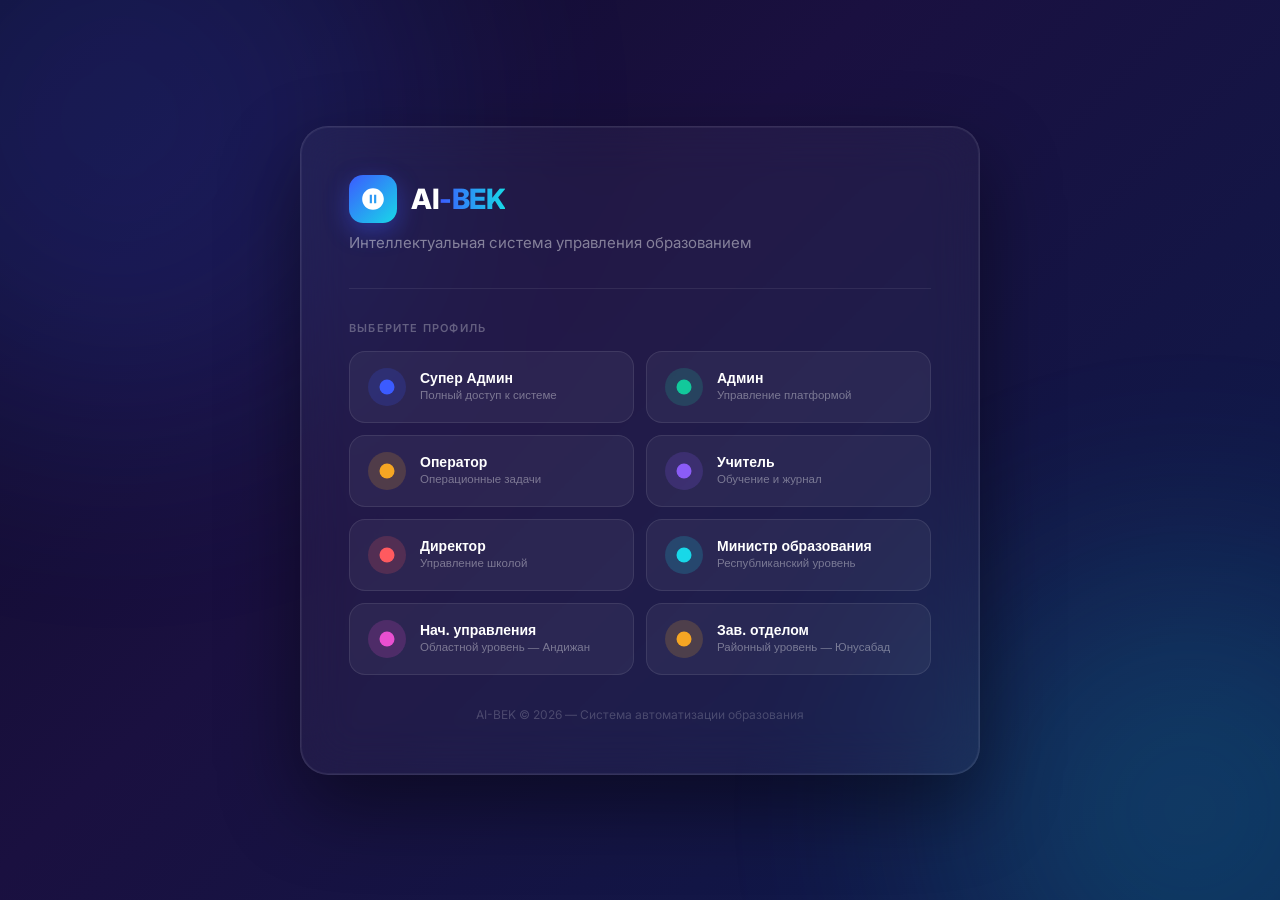
<file: index.html>
<!DOCTYPE html>
<html lang="ru">
<head>
  <meta charset="UTF-8" />
  <meta name="viewport" content="width=device-width, initial-scale=1.0" />
  <title>AI-BEK — Выбор профиля</title>
  <link rel="preconnect" href="https://fonts.googleapis.com" />
  <link rel="preconnect" href="https://fonts.gstatic.com" crossorigin />
  <link href="https://fonts.googleapis.com/css2?family=Inter:wght@400;500;600;700;800&display=swap" rel="stylesheet" />
  <link rel="stylesheet" href="styles.css" />
  <style>
    *, *::before, *::after {
      box-sizing: border-box;
      margin: 0;
      padding: 0;
    }

    body {
      font-family: 'Inter', sans-serif;
      min-height: 100vh;
      display: flex;
      align-items: center;
      justify-content: center;
      background: linear-gradient(135deg, #0f0c29 0%, #1a1040 40%, #0d1b4b 100%);
      padding: 24px;
    }

    /* Subtle animated background orbs */
    body::before,
    body::after {
      content: '';
      position: fixed;
      border-radius: 50%;
      filter: blur(120px);
      opacity: 0.18;
      pointer-events: none;
      z-index: 0;
    }
    body::before {
      width: 600px;
      height: 600px;
      background: #3b5bff;
      top: -180px;
      left: -180px;
    }
    body::after {
      width: 500px;
      height: 500px;
      background: #18d8e8;
      bottom: -160px;
      right: -160px;
    }

    .card {
      position: relative;
      z-index: 1;
      background: rgba(255, 255, 255, 0.04);
      border: 1px solid rgba(255, 255, 255, 0.10);
      border-radius: 28px;
      padding: 48px 48px 52px;
      width: 100%;
      max-width: 680px;
      backdrop-filter: blur(24px);
      -webkit-backdrop-filter: blur(24px);
      box-shadow:
        0 32px 80px rgba(0, 0, 0, 0.45),
        0 0 0 1px rgba(255, 255, 255, 0.06) inset;
    }

    .logo-row {
      display: flex;
      align-items: center;
      gap: 14px;
      margin-bottom: 6px;
    }

    .logo-icon {
      width: 48px;
      height: 48px;
      border-radius: 14px;
      background: linear-gradient(135deg, #3b5bff 0%, #18d8e8 100%);
      display: flex;
      align-items: center;
      justify-content: center;
      flex-shrink: 0;
      box-shadow: 0 8px 24px rgba(59, 91, 255, 0.40);
    }

    .logo-icon svg {
      width: 26px;
      height: 26px;
      fill: #fff;
    }

    .logo-text {
      font-size: 28px;
      font-weight: 800;
      color: #ffffff;
      letter-spacing: -0.5px;
    }

    .logo-text span {
      background: linear-gradient(90deg, #3b5bff, #18d8e8);
      -webkit-background-clip: text;
      -webkit-text-fill-color: transparent;
      background-clip: text;
    }

    .subtitle {
      font-size: 15px;
      color: rgba(255, 255, 255, 0.45);
      margin-bottom: 36px;
      margin-top: 4px;
      font-weight: 400;
    }

    .divider {
      height: 1px;
      background: rgba(255, 255, 255, 0.08);
      margin-bottom: 32px;
    }

    .section-label {
      font-size: 11px;
      font-weight: 600;
      letter-spacing: 1.2px;
      text-transform: uppercase;
      color: rgba(255, 255, 255, 0.30);
      margin-bottom: 16px;
    }

    .roles-grid {
      display: grid;
      grid-template-columns: 1fr 1fr;
      gap: 12px;
    }

    .role-btn {
      display: flex;
      align-items: center;
      gap: 14px;
      padding: 16px 18px;
      background: rgba(255, 255, 255, 0.05);
      border: 1px solid rgba(255, 255, 255, 0.09);
      border-radius: 16px;
      cursor: pointer;
      transition: background 0.18s ease, border-color 0.18s ease, transform 0.15s ease, box-shadow 0.18s ease;
      text-align: left;
      width: 100%;
    }

    .role-btn:hover {
      background: rgba(255, 255, 255, 0.10);
      border-color: rgba(255, 255, 255, 0.20);
      transform: translateY(-2px);
      box-shadow: 0 8px 24px rgba(0, 0, 0, 0.25);
    }

    .role-btn:active {
      transform: translateY(0px);
      box-shadow: none;
    }

    .role-dot {
      width: 38px;
      height: 38px;
      border-radius: 50%;
      flex-shrink: 0;
      display: flex;
      align-items: center;
      justify-content: center;
      font-size: 16px;
    }

    .role-info {
      display: flex;
      flex-direction: column;
      gap: 2px;
    }

    .role-name {
      font-size: 14px;
      font-weight: 600;
      color: #ffffff;
      line-height: 1.2;
    }

    .role-desc {
      font-size: 11.5px;
      color: rgba(255, 255, 255, 0.38);
      font-weight: 400;
      line-height: 1.3;
    }

    .footer-note {
      margin-top: 32px;
      text-align: center;
      font-size: 12px;
      color: rgba(255, 255, 255, 0.20);
    }

    @media (max-width: 520px) {
      .card {
        padding: 32px 24px 36px;
      }
      .roles-grid {
        grid-template-columns: 1fr;
      }
    }
  </style>
</head>
<body>

  <div class="card">
    <div class="logo-row">
      <div class="logo-icon">
        <svg viewBox="0 0 24 24" xmlns="http://www.w3.org/2000/svg">
          <path d="M12 2C6.48 2 2 6.48 2 12s4.48 10 10 10 10-4.48 10-10S17.52 2 12 2zm-1 14H9V8h2v8zm4 0h-2V8h2v8z"/>
        </svg>
      </div>
      <div class="logo-text">AI<span>-BEK</span></div>
    </div>
    <div class="subtitle">Интеллектуальная система управления образованием</div>

    <div class="divider"></div>

    <div class="section-label">Выберите профиль</div>

    <div class="roles-grid">

      <button class="role-btn" onclick="selectRole('super', 'dashboard.html')">
        <div class="role-dot" style="background: rgba(59,91,255,0.18);">
          <svg width="18" height="18" viewBox="0 0 24 24" fill="none" xmlns="http://www.w3.org/2000/svg">
            <circle cx="12" cy="12" r="10" fill="#3b5bff"/>
          </svg>
        </div>
        <div class="role-info">
          <div class="role-name">Супер Админ</div>
          <div class="role-desc">Полный доступ к системе</div>
        </div>
      </button>

      <button class="role-btn" onclick="selectRole('admin', 'dashboard.html')">
        <div class="role-dot" style="background: rgba(18,201,155,0.18);">
          <svg width="18" height="18" viewBox="0 0 24 24" fill="none" xmlns="http://www.w3.org/2000/svg">
            <circle cx="12" cy="12" r="10" fill="#12c99b"/>
          </svg>
        </div>
        <div class="role-info">
          <div class="role-name">Админ</div>
          <div class="role-desc">Управление платформой</div>
        </div>
      </button>

      <button class="role-btn" onclick="selectRole('operator', 'dashboard.html')">
        <div class="role-dot" style="background: rgba(245,166,35,0.18);">
          <svg width="18" height="18" viewBox="0 0 24 24" fill="none" xmlns="http://www.w3.org/2000/svg">
            <circle cx="12" cy="12" r="10" fill="#f5a623"/>
          </svg>
        </div>
        <div class="role-info">
          <div class="role-name">Оператор</div>
          <div class="role-desc">Операционные задачи</div>
        </div>
      </button>

      <button class="role-btn" onclick="selectRole('teacher', 'teacher.html')">
        <div class="role-dot" style="background: rgba(139,92,246,0.18);">
          <svg width="18" height="18" viewBox="0 0 24 24" fill="none" xmlns="http://www.w3.org/2000/svg">
            <circle cx="12" cy="12" r="10" fill="#8b5cf6"/>
          </svg>
        </div>
        <div class="role-info">
          <div class="role-name">Учитель</div>
          <div class="role-desc">Обучение и журнал</div>
        </div>
      </button>

      <button class="role-btn" onclick="selectRole('director', 'director.html')">
        <div class="role-dot" style="background: rgba(255,90,95,0.18);">
          <svg width="18" height="18" viewBox="0 0 24 24" fill="none" xmlns="http://www.w3.org/2000/svg">
            <circle cx="12" cy="12" r="10" fill="#ff5a5f"/>
          </svg>
        </div>
        <div class="role-info">
          <div class="role-name">Директор</div>
          <div class="role-desc">Управление школой</div>
        </div>
      </button>

      <button class="role-btn" onclick="selectRole('head', 'head.html')">
        <div class="role-dot" style="background: rgba(24,216,232,0.18);">
          <svg width="18" height="18" viewBox="0 0 24 24" fill="none"><circle cx="12" cy="12" r="10" fill="#18d8e8"/></svg>
        </div>
        <div class="role-info">
          <div class="role-name">Министр образования</div>
          <div class="role-desc">Республиканский уровень</div>
        </div>
      </button>
      <button class="role-btn" onclick="selectRole('nachalnik', 'nachalnik.html')">
        <div class="role-dot" style="background: rgba(233,79,208,0.18);">
          <svg width="18" height="18" viewBox="0 0 24 24" fill="none"><circle cx="12" cy="12" r="10" fill="#e94fd0"/></svg>
        </div>
        <div class="role-info">
          <div class="role-name">Нач. управления</div>
          <div class="role-desc">Областной уровень — Андижан</div>
        </div>
      </button>
      <button class="role-btn" onclick="selectRole('zav', 'zav.html')">
        <div class="role-dot" style="background: rgba(245,166,35,0.18);">
          <svg width="18" height="18" viewBox="0 0 24 24" fill="none"><circle cx="12" cy="12" r="10" fill="#f5a623"/></svg>
        </div>
        <div class="role-info">
          <div class="role-name">Зав. отделом</div>
          <div class="role-desc">Районный уровень — Юнусабад</div>
        </div>
      </button>

    </div>

    <div class="footer-note">AI-BEK &copy; 2026 — Система автоматизации образования</div>
  </div>

  <script>
    function selectRole(roleKey, targetPage) {
      localStorage.setItem('aibek_role', roleKey);
      window.location.href = targetPage;
    }
  </script>

</body>
</html>
</file>
<file: styles.css>
:root{
    --blue:#3b5bff; --blue-deep:#2f4bff; --violet:#8b5cf6; --cyan:#18d8e8;
    --teal:#12c99b; --pink:#e94fd0; --red:#ff3b3b; --amber:#f5a623; --ink:#121524;
    --muted:#8a91a6; --line:#eef0f6; --page:#f6f8fc; --card:#ffffff;
    --lav:#c9cbff; --shadow:0 8px 26px rgba(28,40,90,.06); --radius:20px;
    --sb:#3f5dfb; --sb2:#3a52ec; --side-w:272px;
  }
  *{box-sizing:border-box;margin:0;padding:0;}
  body{
    font-family:'Inter',-apple-system,BlinkMacSystemFont,sans-serif;
    background:var(--sb); color:var(--ink);
    -webkit-font-smoothing:antialiased;
  }

  /* ===== App shell ===== */
  .app{display:flex;min-height:100vh;}
  .sidebar{
    width:var(--side-w);flex-shrink:0;position:sticky;top:0;height:100vh;
    background:linear-gradient(185deg,var(--sb),var(--sb2));
    display:flex;flex-direction:column;padding:26px 20px 22px;color:#fff;
    overflow:hidden;transition:width .3s ease,padding .3s ease;
  }
  .sb-brand{display:flex;align-items:center;gap:3px;font-size:27px;font-weight:800;
    letter-spacing:.5px;padding:4px 8px 26px;overflow:hidden;white-space:nowrap;}
  .sb-brand .ai{color:#fff;transition:opacity .2s;}
  .sb-brand .bek{color:#fff;transition:opacity .2s;}
  .sb-nav{display:flex;flex-direction:column;gap:6px;flex:1;overflow:hidden;}
  .sb-link{display:flex;align-items:center;gap:14px;padding:13px 16px;border-radius:14px;
    color:rgba(255,255,255,.86);font-size:15px;font-weight:600;cursor:pointer;
    transition:background .15s,color .15s,padding .3s,justify-content .3s;text-decoration:none;white-space:nowrap;}
  .sb-link svg{width:21px;height:21px;flex-shrink:0;stroke-width:2;}
  .sb-link span{transition:opacity .2s;}
  .sb-link:hover{background:rgba(255,255,255,.13);color:#fff;}
  .sb-link.active{background:#fff;color:var(--blue);font-weight:700;box-shadow:0 10px 22px rgba(20,30,80,.18);}

  /* Кнопка-тоггл */
  .sb-toggle{position:absolute;top:26px;right:16px;width:26px;height:26px;border-radius:8px;
    border:none;background:rgba(255,255,255,.18);cursor:pointer;color:#fff;
    display:flex;align-items:center;justify-content:center;transition:background .15s;z-index:2;}
  .sb-toggle:hover{background:rgba(255,255,255,.3);}
  .sb-toggle svg{width:14px;height:14px;transition:transform .3s;}

  /* Футер сайдбара — робот + кнопка выйти */
  .sb-foot{margin-top:8px;display:flex;flex-direction:column;align-items:center;gap:10px;}
  .sb-mascot{width:160px;max-width:100%;height:auto;display:block;
    border-radius:0;object-fit:contain;transition:opacity .2s,width .3s;}
  .sb-logout{width:46px;height:46px;border-radius:14px;border:none;flex-shrink:0;
    background:#fff;color:var(--red);display:flex;align-items:center;justify-content:center;cursor:pointer;
    box-shadow:0 10px 22px rgba(20,30,80,.18);transition:transform .15s;}
  .sb-logout:hover{transform:translateY(-2px);}

  /* ===== COLLAPSED SIDEBAR ===== */
  .sidebar.collapsed{width:72px;padding:26px 8px 22px;}
  .sidebar.collapsed .sb-brand{padding:4px 4px 26px;justify-content:center;}
  .sidebar.collapsed .sb-brand .ai,.sidebar.collapsed .sb-brand .bek{display:none;}
  .sidebar.collapsed .sb-brand::after{content:'AB';font-size:18px;font-weight:900;color:#fff;}
  .sidebar.collapsed .sb-toggle{right:auto;left:50%;transform:translateX(-50%);}
  .sidebar.collapsed .sb-toggle svg{transform:rotate(180deg);}
  .sidebar.collapsed .sb-role-btn{justify-content:center;padding:10px;}
  .sidebar.collapsed .rb-lbl,.sidebar.collapsed .rb-chev{display:none;}
  .sidebar.collapsed .sb-role-pop{left:72px;right:auto;min-width:210px;top:0;border-radius:14px;}
  .sidebar.collapsed .sb-link{padding:12px;justify-content:center;gap:0;}
  .sidebar.collapsed .sb-link span{display:none;}
  .sidebar.collapsed .sb-mascot{width:52px;opacity:.7;}
  .sidebar.collapsed .sb-logout{margin:0 auto;}

  .main{flex:1;min-width:0;background:var(--page);border-top-left-radius:38px;
    padding:24px 34px 40px;display:flex;flex-direction:column;gap:24px;position:relative;overflow:hidden;}

  /* ===== Top bar ===== */
  .topbar{display:flex;align-items:center;justify-content:flex-end;gap:18px;}
  .tb-flag{display:none;}
  .lang-switch{display:flex;align-items:center;gap:2px;background:#f0f2f8;border-radius:10px;padding:4px;}
  .lang-btn{border:none;background:transparent;padding:5px 10px;border-radius:7px;font-size:12px;font-weight:700;
    color:#8a91a6;cursor:pointer;transition:background .15s,color .15s;letter-spacing:.5px;}
  .lang-btn:hover{color:#3b5bff;}
  .lang-btn.active{background:#fff;color:#3b5bff;box-shadow:0 2px 8px rgba(59,91,255,.13);}
  .tb-sep{width:1px;height:30px;background:#dfe3ee;}
  .tb-user{display:flex;align-items:center;gap:11px;}
  .tb-avatar{width:38px;height:38px;border-radius:50%;background:#e7eaf4;color:#8a91a6;
    display:flex;align-items:center;justify-content:center;}
  .tb-user b{font-size:15px;font-weight:700;color:var(--ink);}

  /* ===== Stat cards ===== */
  .stat-grid{display:grid;grid-template-columns:repeat(3,minmax(0,1fr));gap:22px;}
  .stat-card{background:var(--card);border:1px solid #eef1f6;border-radius:var(--radius);
    padding:22px 24px;display:flex;flex-direction:column;gap:18px;box-shadow:var(--shadow);}
  .stat-top{display:flex;align-items:center;gap:18px;}
  .stat-ico{width:58px;height:58px;border-radius:16px;flex-shrink:0;display:flex;
    align-items:center;justify-content:center;color:#fff;}
  .stat-ico svg{width:30px;height:30px;}
  .stat-num{font-size:34px;font-weight:800;line-height:1;}
  .stat-lbl{font-size:15px;font-weight:600;color:#6b7390;margin-top:7px;}
  .stat-more{display:inline-flex;align-items:center;gap:7px;font-size:14px;font-weight:600;
    color:#9aa1b5;cursor:pointer;transition:color .15s;}
  .stat-more:hover{color:var(--blue);}
  .stat-more svg{width:16px;height:16px;}

  /* пилюля выбора периода (год/месяц) как на референсе */
  .pick{display:inline-flex;align-items:center;gap:10px;background:#fff;border:1px solid #e7eaf2;
    border-radius:13px;padding:9px 15px;font-size:14px;font-weight:600;color:#3a4256;cursor:pointer;}
  .pick svg{width:17px;height:17px;color:#8a91a6;}
  .pick select{border:none;background:transparent;font-family:inherit;font-size:14px;font-weight:600;
    color:#3a4256;outline:none;cursor:pointer;appearance:none;-webkit-appearance:none;}
  .chart-legend{display:flex;align-items:center;gap:18px;justify-content:center;margin-bottom:4px;}
  .chart-legend span{display:inline-flex;align-items:center;gap:7px;font-size:13px;font-weight:600;color:#6b7390;}
  .chart-legend i{width:11px;height:11px;border-radius:50%;}

  .section-title{font-size:21px;font-weight:800;color:var(--ink);margin:8px 2px -8px;}

  /* вкладки Образование / Финансы / Маркет / Система — на всю ширину */
  .tabs{display:flex;width:100%;gap:8px;background:#fff;border:1px solid #eef1f6;border-radius:18px;
    padding:7px;box-shadow:var(--shadow);}
  .tab-btn{flex:1;display:inline-flex;align-items:center;justify-content:center;gap:10px;border:none;background:transparent;
    font-family:inherit;font-size:15px;font-weight:600;color:#6b7390;padding:13px 18px;border-radius:12px;
    cursor:pointer;transition:background .15s,color .15s,box-shadow .15s;white-space:nowrap;}
  .tab-btn svg{width:19px;height:19px;}
  .tab-btn:hover:not(.active){color:var(--ink);background:#f4f6fb;}
  .tab-btn.active{background:linear-gradient(135deg,var(--blue),var(--violet));color:#fff;
    box-shadow:0 10px 22px rgba(59,91,255,.28);}

  /* общий фильтр вкладки */
  .tabfilter{background:#fff;border:1px solid #eef1f6;border-radius:18px;padding:18px 22px;box-shadow:var(--shadow);}
  .tabfilter .filter-bar{margin:0;}
  .tf-date input{width:100%;appearance:none;-webkit-appearance:none;background:#fff;border:1.5px solid #e7eaf2;
    border-radius:13px;padding:10px 12px;font-family:inherit;font-size:13.5px;font-weight:600;color:#3a4256;
    outline:none;cursor:pointer;transition:border-color .15s;}
  .tf-date input:hover{border-color:#cdd4e6;}
  .tf-date input:focus{border-color:var(--blue);}
  .tf-date input::-webkit-calendar-picker-indicator{opacity:.5;cursor:pointer;}
  /* убираем индивидуальные фильтры из карточек — фильтр теперь общий сверху */
  .main .grid > .card .filter-bar,
  .main .grid > .card .pill-group,
  .main .grid > .card .pick,
  .main .grid > .card .seg{display:none!important;}

  .grid{
    display:grid;grid-template-columns:repeat(3,minmax(0,1fr));gap:22px;grid-auto-flow:row dense;align-items:stretch;
  }
  /* содержимое тянется на всю высоту карточки — строки выравниваются, нет пустот между блоками */
  .grid>.card>.donut-row{flex:1;}
  .grid>.card>.prog-list,.grid>.card>.hbar-list,.grid>.card>.sl-list,.grid>.card>.prod-list,.grid>.card>.lb-body{flex:1;justify-content:center;}
  .card{
    background:var(--card);border:1px solid #eef1f6;border-radius:var(--radius);padding:22px 24px;
    box-shadow:var(--shadow);display:flex;flex-direction:column;
  }
  .span2{grid-column:span 2;}
  .span3{grid-column:span 3;}

  .card-head{
    display:flex;align-items:flex-start;justify-content:space-between;
    margin-bottom:18px;gap:12px;flex-wrap:wrap;
  }
  .card-head h3{font-size:16px;font-weight:700;line-height:1.3;}
  .card-head .sub{font-size:12.5px;color:var(--muted);font-weight:500;margin-top:3px;}

  .pill-group{display:flex;gap:8px;flex-wrap:wrap;}
  .pill{
    display:inline-flex;align-items:center;gap:7px;
    background:#f2f4f9;border-radius:11px;padding:7px 11px;
    font-size:13px;font-weight:600;color:#48506a;white-space:nowrap;
    cursor:pointer;transition:background .15s;
  }
  .pill:hover{background:#e9ecf4;}
  .pill .tag{color:var(--muted);font-size:12px;}
  .pill input[type=date]{
    border:none;background:transparent;font-family:inherit;
    font-size:13px;font-weight:600;color:#3a4256;outline:none;
    width:104px;cursor:pointer;
  }
  .pill input[type=date]::-webkit-calendar-picker-indicator{
    opacity:.5;cursor:pointer;margin-left:2px;
  }
  .pill input[type=date]:hover::-webkit-calendar-picker-indicator{opacity:.8;}

  .chart-wrap{position:relative;flex:1;min-height:230px;}
  .chart-wrap.sm{min-height:210px;}

  .donut-row{display:flex;align-items:center;gap:20px;}
  .donut-canvas{position:relative;width:172px;height:172px;flex-shrink:0;}
  .donut-center{
    position:absolute;inset:0;display:flex;flex-direction:column;
    align-items:center;justify-content:center;pointer-events:none;
  }
  .donut-center .num{font-size:25px;font-weight:800;line-height:1;}
  .donut-center .unit{font-size:13px;font-weight:600;color:var(--muted);margin-top:4px;}

  .legend{display:flex;flex-direction:column;gap:10px;flex:1;min-width:0;}
  .legend-row{
    display:flex;align-items:center;gap:8px;
    background:#f8f9fc;border-radius:13px;padding:9px 12px;position:relative;
  }
  .legend-row .bar{position:absolute;left:0;top:7px;bottom:7px;width:4px;border-radius:4px;}
  .legend-row .lbl{font-size:13px;font-weight:600;color:#3a4256;flex:1;min-width:0;overflow:hidden;text-overflow:ellipsis;white-space:nowrap;}
  .legend-row .val{margin-left:auto;font-size:13.5px;font-weight:800;white-space:nowrap;flex-shrink:0;}
  .legend-row .pct{font-size:10.5px;font-weight:700;padding:2px 6px;border-radius:7px;white-space:nowrap;flex-shrink:0;}

  /* Узкие (1-кол) карточки: донат + легенда вертикально — легенда получает всю ширину */
  .grid>.card:not(.span2):not(.span3)>.donut-row{flex-direction:column;align-items:center;gap:14px;}
  .grid>.card:not(.span2):not(.span3)>.donut-row>.donut-canvas{width:148px;height:148px;}
  .grid>.card:not(.span2):not(.span3)>.donut-row>.donut-canvas .num{font-size:21px;}
  .grid>.card:not(.span2):not(.span3)>.donut-row>.legend{width:100%;flex:unset;}

  .prod-list{display:flex;flex-direction:column;gap:16px;padding-top:4px;}
  .prod{display:flex;align-items:center;gap:13px;}
  .prod .ico{
    width:54px;height:54px;border-radius:15px;flex-shrink:0;
    display:flex;align-items:center;justify-content:center;font-size:30px;background:#f2f4f9;
  }
  .prod .body{flex:1;}
  .prod .top{display:flex;justify-content:space-between;margin-bottom:6px;}
  .prod .name{font-size:13.5px;font-weight:600;color:#3a4256;}
  .prod .cnt{font-size:13.5px;font-weight:800;}
  .prod .track{height:9px;border-radius:6px;background:#f0f2f8;overflow:hidden;}
  .prod .fill{height:100%;border-radius:6px;transition:width .4s ease;}

  .empty{font-size:13px;color:var(--muted);font-weight:500;padding:30px 0;text-align:center;}

  /* фильтры рейтинга активности */
  .filter-bar{display:flex;gap:14px;align-items:flex-end;margin-bottom:20px;flex-wrap:wrap;}
  .filter-field{display:flex;flex-direction:column;gap:7px;flex:1;min-width:140px;}
  .filter-field>label{font-size:13.5px;font-weight:600;color:var(--ink);}
  .select-wrap{position:relative;}
  .select-wrap select{
    width:100%;appearance:none;-webkit-appearance:none;background:#fff;
    border:1.5px solid #e7eaf2;border-radius:13px;padding:11px 36px 11px 14px;
    font-family:inherit;font-size:13.5px;font-weight:500;color:#3a4256;
    cursor:pointer;outline:none;transition:border-color .15s;
  }
  .select-wrap select:hover{border-color:#cdd4e6;}
  .select-wrap select:focus{border-color:var(--blue);}
  .select-wrap select.placeholder{color:#aab1c4;}
  .select-wrap .chev{position:absolute;right:13px;top:50%;transform:translateY(-50%);
    pointer-events:none;color:#aab1c4;display:flex;}
  .select-wrap select:disabled{background:#f6f7fb;color:#c2c8d6;cursor:not-allowed;border-color:#eef0f6;}
  .select-wrap .clear{position:absolute;right:9px;top:50%;transform:translateY(-50%);z-index:2;
    width:19px;height:19px;border:none;border-radius:50%;background:#e3e7f0;color:#6b7390;
    display:none;align-items:center;justify-content:center;cursor:pointer;padding:0;transition:background .15s;}
  .select-wrap .clear:hover{background:#d3d9e6;color:#2a3142;}
  .select-wrap.filled .clear{display:flex;}
  .select-wrap.filled .chev{display:none;}

  /* общий css-тултип для funnel и progress */
  [data-tip]{position:relative;}
  [data-tip]::after{content:attr(data-tip);position:absolute;bottom:100%;left:50%;
    transform:translate(-50%,-8px);background:#121524;color:#fff;font-size:11.5px;font-weight:600;
    padding:7px 10px;border-radius:9px;white-space:nowrap;opacity:0;pointer-events:none;
    transition:opacity .12s;box-shadow:0 8px 18px rgba(0,0,0,.2);z-index:30;}
  [data-tip]:hover::after{opacity:1;}

  /* виджет 1: тепловая карта */
  .heat{display:flex;flex-direction:column;gap:8px;position:relative;}
  .heat-grid,.heat-hours{display:grid;grid-template-columns:42px repeat(24,1fr);gap:4px;}
  .heat-day{display:flex;align-items:center;font-size:12px;font-weight:600;color:var(--muted);}
  .heat-cell{height:26px;border-radius:5px;cursor:pointer;transition:transform .12s,box-shadow .12s;}
  .heat-cell:hover{transform:scale(1.18);box-shadow:0 4px 12px rgba(59,91,255,.4);}
  .heat-hours span{font-size:10px;font-weight:600;color:var(--muted);text-align:center;}
  .heat-legend{display:flex;align-items:center;gap:9px;font-size:11.5px;font-weight:600;color:var(--muted);margin-top:2px;}
  .heat-legend i{width:150px;height:10px;border-radius:6px;
    background:linear-gradient(90deg,#eef1fb,#b7c4ff,#7b8cff,#5b6bff,#8b5cf6,#e94fd0);}
  .heat-tip{position:fixed;z-index:60;background:#121524;color:#fff;font-size:12px;font-weight:600;
    padding:8px 11px;border-radius:10px;pointer-events:none;opacity:0;transform:translate(-50%,-118%);
    transition:opacity .12s;white-space:nowrap;box-shadow:0 8px 20px rgba(0,0,0,.25);}
  .heat-tip::after{content:'';position:absolute;left:50%;top:100%;transform:translateX(-50%);
    border:6px solid transparent;border-top-color:#121524;}
  .heat-peak{position:absolute;z-index:45;background:#121524;color:#fff;font-size:11.5px;font-weight:700;
    padding:7px 11px;border-radius:10px;white-space:nowrap;transform:translate(-50%,-132%);
    box-shadow:0 8px 20px rgba(0,0,0,.25);pointer-events:none;}
  .heat-peak::after{content:'';position:absolute;left:50%;top:100%;transform:translateX(-50%);
    border:6px solid transparent;border-top-color:#121524;}

  /* виджет 3: прогресс по параллелям */
  .prog-list{display:flex;flex-direction:column;gap:22px;padding-top:6px;}
  .prog{display:flex;flex-direction:column;gap:10px;}
  .prog-top{display:flex;justify-content:space-between;align-items:baseline;gap:12px;}
  .prog-top .cls{font-size:14px;font-weight:700;}
  .prog-top .info{font-size:12.5px;font-weight:600;color:var(--muted);}
  .prog-top .info b{color:var(--ink);}
  .prog-pct{font-weight:800;}
  .prog-track{height:12px;border-radius:8px;background:#f0f2f8;overflow:hidden;cursor:default;}
  .prog-fill{height:100%;border-radius:8px;transition:width .5s ease;}

  /* виджет: рейтинг учеников (компактный блок + модалка) */
  .lb-body{display:flex;align-items:center;gap:24px;flex-wrap:wrap;}
  .lb-stats{display:flex;gap:13px;flex-wrap:wrap;}
  .lb-stat{display:flex;flex-direction:column;gap:4px;background:#f8f9fc;border-radius:16px;padding:13px 18px;min-width:106px;}
  .lb-stat .v{font-size:23px;font-weight:800;line-height:1;}
  .lb-stat .l{font-size:12px;font-weight:600;color:var(--muted);}
  .lb-podium{display:flex;gap:11px;flex:1;min-width:300px;}
  .lb-chip{display:flex;align-items:center;gap:11px;background:#f8f9fc;border-radius:16px;padding:10px 14px;flex:1;min-width:0;}
  .lb-chip .rank{width:30px;height:30px;border-radius:9px;display:flex;align-items:center;justify-content:center;font-weight:800;font-size:14px;color:#fff;flex-shrink:0;box-shadow:0 6px 14px rgba(0,0,0,.14);}
  .lb-chip .info{min-width:0;flex:1;}
  .lb-chip .nm{font-size:13.5px;font-weight:700;white-space:nowrap;overflow:hidden;text-overflow:ellipsis;}
  .lb-chip .meta{font-size:11.5px;font-weight:600;color:var(--muted);white-space:nowrap;overflow:hidden;text-overflow:ellipsis;}
  .lb-chip .xp{font-size:13.5px;font-weight:800;color:var(--blue);white-space:nowrap;}
  .lb-more{display:inline-flex;align-items:center;gap:8px;background:linear-gradient(135deg,var(--blue),var(--violet));color:#fff;border:none;border-radius:14px;padding:13px 20px;font-family:inherit;font-size:14px;font-weight:700;cursor:pointer;box-shadow:0 10px 22px rgba(59,91,255,.3);transition:transform .15s,box-shadow .15s;white-space:nowrap;}
  .lb-more:hover{transform:translateY(-2px);box-shadow:0 14px 28px rgba(59,91,255,.42);}

  .lb-modal{position:fixed;inset:0;z-index:100;background:rgba(18,21,36,.55);backdrop-filter:blur(4px);
    display:none;align-items:stretch;justify-content:center;}
  .lb-modal.open{display:flex;}
  .lb-modal-card{background:var(--page);width:100%;height:100%;display:flex;flex-direction:column;animation:lbIn .25s ease;}
  @keyframes lbIn{from{opacity:0;transform:scale(.99)}to{opacity:1;transform:none}}
  .lb-modal-head{display:flex;align-items:center;justify-content:space-between;gap:16px;
    padding:22px 30px;background:#fff;border-bottom:1px solid var(--line);flex-wrap:wrap;}
  .lb-modal-head h2{font-size:21px;font-weight:800;}
  .lb-modal-head p{font-size:13px;color:var(--muted);font-weight:600;margin-top:3px;}
  .lb-modal-actions{display:flex;align-items:center;gap:12px;}
  .lb-export{display:inline-flex;align-items:center;gap:8px;background:linear-gradient(135deg,var(--teal),#0fb98c);
    color:#fff;border:none;border-radius:13px;padding:12px 18px;font-family:inherit;font-size:13.5px;font-weight:700;
    cursor:pointer;box-shadow:0 8px 20px rgba(18,201,155,.3);transition:transform .15s,box-shadow .15s;}
  .lb-export:hover{transform:translateY(-2px);box-shadow:0 12px 26px rgba(18,201,155,.42);}
  .lb-close{width:44px;height:44px;border-radius:13px;border:none;background:#f2f4f9;color:#48506a;cursor:pointer;
    display:flex;align-items:center;justify-content:center;transition:background .15s;}
  .lb-close:hover{background:#e9ecf4;color:#2a3142;}
  .lb-toolbar{display:flex;align-items:center;gap:12px;padding:18px 30px 6px;flex-wrap:wrap;}
  .lb-search{position:relative;flex:1;max-width:330px;min-width:200px;}
  .lb-search input{width:100%;border:1.5px solid #e7eaf2;border-radius:13px;padding:11px 14px 11px 40px;
    font-family:inherit;font-size:14px;font-weight:500;color:#3a4256;outline:none;background:#fff;transition:border-color .15s;}
  .lb-search input:focus{border-color:var(--blue);}
  .lb-search>svg{position:absolute;left:13px;top:50%;transform:translateY(-50%);color:#aab1c4;pointer-events:none;}
  .lb-toolbar .select-wrap{min-width:160px;}
  .lb-count{margin-left:auto;font-size:13px;font-weight:600;color:var(--muted);white-space:nowrap;}
  .lb-table-wrap{flex:1;overflow:auto;margin:14px 30px 30px;background:#fff;border-radius:18px;box-shadow:var(--shadow);}
  .lb-table{width:100%;border-collapse:collapse;font-size:14px;}
  .lb-table thead th{position:sticky;top:0;background:#f6f7fb;z-index:1;text-align:left;font-size:12px;font-weight:700;
    letter-spacing:.04em;text-transform:uppercase;color:#8a91a6;padding:15px 20px;white-space:nowrap;}
  .lb-table thead th.num{text-align:right;}
  .lb-table tbody td{padding:14px 20px;border-top:1px solid var(--line);font-weight:500;color:#3a4256;white-space:nowrap;}
  .lb-table tbody tr:hover{background:#f8f9fc;}
  .lb-table .c-rank{width:60px;}
  .lb-table .c-name{font-weight:700;color:var(--ink);}
  .lb-table .c-num{text-align:right;font-weight:700;font-variant-numeric:tabular-nums;}
  .lb-medal{display:inline-flex;align-items:center;justify-content:center;width:27px;height:27px;border-radius:8px;
    color:#fff;font-weight:800;font-size:12.5px;}
  .lb-rk{font-weight:800;color:var(--muted);}
  .lb-badge{display:inline-block;padding:3px 10px;border-radius:8px;background:#eef1fb;color:#48506a;font-size:12.5px;font-weight:700;}
  .lb-empty{padding:54px;text-align:center;color:var(--muted);font-weight:600;}

  /* шапка с инструментами (скачать + меню) */
  .head-right{display:flex;align-items:center;gap:10px;flex-wrap:wrap;}
  .card-tools{display:flex;align-items:center;gap:8px;}
  .icon-btn{width:36px;height:36px;border-radius:11px;border:none;background:#f2f4f9;color:#6b7390;cursor:pointer;
    display:flex;align-items:center;justify-content:center;transition:background .15s,color .15s;}
  .icon-btn:hover{background:#e9ecf4;color:var(--ink);}
  .icon-btn:active{transform:scale(.94);}
  .card-menu{position:relative;}
  .card-menu-pop{position:absolute;right:0;top:42px;background:#fff;border:1px solid var(--line);border-radius:14px;
    box-shadow:0 14px 34px rgba(28,40,90,.16);padding:6px;min-width:194px;z-index:25;display:none;}
  .card-menu-pop.open{display:block;}
  .card-menu-pop button{display:flex;align-items:center;gap:11px;width:100%;border:none;background:transparent;
    font-family:inherit;font-size:13.5px;font-weight:600;color:#3a4256;padding:10px 11px;border-radius:10px;cursor:pointer;text-align:left;}
  .card-menu-pop button:hover{background:#f2f4f9;}
  .card-menu-pop button svg{color:#8a91a6;flex-shrink:0;}

  /* сегментный переключатель периода */
  .seg{display:inline-flex;background:#f2f4f9;border-radius:12px;padding:4px;gap:2px;}
  .seg button{border:none;background:transparent;font-family:inherit;font-size:13px;font-weight:600;color:#6b7390;
    padding:7px 13px;border-radius:9px;cursor:pointer;transition:background .15s,color .15s,box-shadow .15s;}
  .seg button.active{background:#fff;color:var(--ink);box-shadow:0 4px 10px rgba(28,40,90,.1);}
  .seg button:hover:not(.active){color:var(--ink);}

  /* W1: горизонтальные бары с аватарами */
  .hbar-list{display:flex;flex-direction:column;gap:16px;padding-top:4px;}
  .hbar{display:flex;align-items:center;gap:13px;}
  .hbar .av{width:42px;height:42px;border-radius:13px;flex-shrink:0;display:flex;align-items:center;justify-content:center;
    font-size:14.5px;font-weight:700;color:#fff;letter-spacing:.5px;}
  .hbar .body{flex:1;min-width:0;}
  .hbar .top{display:flex;justify-content:space-between;align-items:baseline;margin-bottom:6px;gap:10px;}
  .hbar .nm{font-size:13.5px;font-weight:600;color:#3a4256;white-space:nowrap;overflow:hidden;text-overflow:ellipsis;}
  .hbar .nm small{color:var(--muted);font-weight:600;}
  .hbar .val{font-size:13.5px;font-weight:800;white-space:nowrap;}
  .hbar .val small{font-size:11px;color:var(--muted);font-weight:600;}
  .hbar .track{height:10px;border-radius:6px;background:#f0f2f8;overflow:hidden;cursor:default;}
  .hbar .fill{height:100%;border-radius:6px;transition:width .5s ease;}
  .hbar-tag{display:inline-block;margin-left:7px;font-size:10.5px;font-weight:700;padding:2px 7px;border-radius:7px;
    background:#ffe9e9;color:var(--red);vertical-align:middle;}

  /* W4: рейтинг школ */
  .sl-list{display:flex;flex-direction:column;gap:17px;padding-top:4px;}
  .sl{display:flex;align-items:center;gap:13px;}
  .sl .rk{width:30px;height:30px;border-radius:9px;flex-shrink:0;display:flex;align-items:center;justify-content:center;
    font-weight:800;font-size:13.5px;background:#f2f4f9;color:#48506a;}
  .sl .body{flex:1;min-width:0;}
  .sl .top{display:flex;justify-content:space-between;align-items:baseline;margin-bottom:6px;gap:10px;}
  .sl .nm{font-size:13.5px;font-weight:600;color:#3a4256;white-space:nowrap;overflow:hidden;text-overflow:ellipsis;}
  .sl .pts{font-size:13.5px;font-weight:800;white-space:nowrap;}
  .sl .pts small{font-size:11px;color:var(--muted);font-weight:600;}
  .sl .track{height:9px;border-radius:6px;background:#f0f2f8;overflow:hidden;cursor:default;}
  .sl .fill{height:100%;border-radius:6px;transition:width .5s ease;}

  /* скрыть кнопки скачать/троеточие из всех карточек */
  .main .grid .card-tools,.main .grid .card-menu{display:none!important;}

  /* ===== Выбор роли в сайдбаре ===== */
  .sb-role{position:relative;margin:0 0 18px;}
  .sb-role-btn{display:flex;align-items:center;gap:9px;padding:10px 13px;border-radius:13px;
    background:rgba(255,255,255,.12);cursor:pointer;user-select:none;transition:background .18s;}
  .sb-role-btn:hover{background:rgba(255,255,255,.2);}
  .sb-role-btn .rb-ico{width:28px;height:28px;border-radius:8px;background:rgba(255,255,255,.18);
    display:flex;align-items:center;justify-content:center;flex-shrink:0;}
  .sb-role-btn .rb-ico svg{width:15px;height:15px;color:#fff;}
  .sb-role-btn .rb-lbl{flex:1;font-size:12.5px;font-weight:700;color:#fff;white-space:nowrap;overflow:hidden;text-overflow:ellipsis;}
  .sb-role-btn .rb-chev{color:rgba(255,255,255,.6);transition:transform .2s;flex-shrink:0;}
  .sb-role-btn .rb-chev svg{width:14px;height:14px;display:block;}
  .sb-role.open .rb-chev{transform:rotate(180deg);}
  .sb-role-pop{display:none;position:absolute;top:calc(100% + 6px);left:0;right:0;
    background:#fff;border-radius:14px;box-shadow:0 8px 30px rgba(0,0,0,.18);z-index:200;overflow:hidden;padding:5px;}
  .sb-role.open .sb-role-pop{display:block;}
  .sb-role-pop button{display:flex;align-items:center;gap:9px;width:100%;padding:9px 11px;
    background:none;border:none;border-radius:9px;font-size:12.5px;font-weight:600;color:#3a4256;cursor:pointer;text-align:left;}
  .sb-role-pop button:hover{background:#f4f6fb;}
  .sb-role-pop button.active{background:#eef0ff;color:var(--blue);}
  .sb-role-pop .rp-dot{width:8px;height:8px;border-radius:50%;flex-shrink:0;}
  /* разделитель между группами */
  .sb-role-pop .rp-sep{height:1px;background:#f0f2f8;margin:5px 0;}

  /* Финансы: три доната одинакового размера */
  .card[data-card="subsales"] .donut-canvas,
  .card[data-card="payments"] .donut-canvas,
  .card[data-card="paystatus"] .donut-canvas{width:160px!important;height:160px!important;}
  .card[data-card="subsales"] .num,
  .card[data-card="payments"] .num,
  .card[data-card="paystatus"] .num{font-size:15px!important;line-height:1.3!important;}
  #paymentsFilters{display:none!important;}

  /* пара карточек финансов (50/50) */
  .card-pair{grid-column:1/-1;display:flex;gap:22px;}
  .card-pair>.card{flex:1;min-width:0;}

  /* ===== РОЛЕВАЯ ВИДИМОСТЬ ===== */
  /* Скрыть лишние stat-карточки для учителя */
  .role-teacher .stat-card[data-stat-teacher-hide]{display:none!important;}
  /* Скрыть графики образования для ограниченных ролей */
  .role-limited [data-card="activity"],
  .role-limited [data-card="streak"],
  .role-limited [data-card="prog"],
  .role-limited [data-card="leaderboard"],
  .role-limited [data-card="schoolrank"]{display:none!important;}

  /* Фильтр в топе дашборда (только учитель) */
  .teacher-top-filter{display:none!important;margin-bottom:18px;}
  .role-teacher .teacher-top-filter{display:flex!important;}
  /* Фильтр директора (перебивает .uni-filter display:flex) */
  .director-top-filter{display:none!important;margin-bottom:18px;}
  .role-director .director-top-filter{display:flex!important;}

  /* Карточка «Требуют внимания» (только учитель) */
  .stat-card.teacher-only-stat{display:none;}
  .role-teacher .stat-card.teacher-only-stat{display:block;}

  /* Скрыть дополнительные блоки и фильтр для учителя */
  .role-teacher [data-card="funnel"],
  .role-teacher [data-card="help"],
  .role-teacher [data-card="subjreq"],
  .role-teacher [data-card="topics"],
  .role-teacher [data-tabfilter="edu"]{display:none!important;}

  /* ===== ПРЕДМЕТЫ (только для учителя) ===== */
  .teacher-subjects{display:none;margin-bottom:22px;}
  .role-teacher .teacher-subjects{display:block;}
  /* ===== ДИРЕКТОР ===== */
  /* Скрываем все stat-card для директора кроме помеченных */
  .role-director .stat-card{display:none!important;}
  .role-director .stat-card[data-dir-show]{display:block!important;}
  /* Новые карточки директора (скрыты по умолч.) */
  .stat-card.dir-only-stat{display:none;}
  /* Секция с графиками директора */
  .dir-section{display:none;}
  .role-director .dir-section{display:block;}
  /* Для директора: скрываем tabfilter edu, help, topics */
  .role-director [data-tabfilter="edu"]{display:none!important;}
  .role-director [data-card="help"]{display:none!important;}
  .role-director [data-card="topics"]{display:none!important;}
  .role-director #subjreqSub{display:none!important;}
  /* Сетка графиков директора */
  .dir-grid{display:grid;grid-template-columns:repeat(2,1fr);gap:20px;margin-bottom:20px;}
  .dir-grid .sp-card{background:#fff;border-radius:20px;padding:22px 24px;box-shadow:0 2px 12px rgba(30,40,100,.07);}
  .dir-grid .sp-card.span2{grid-column:span 2;}
  .dir-card-head{display:flex;justify-content:space-between;align-items:flex-start;margin-bottom:18px;}
  .dir-card-title{font-size:15px;font-weight:800;color:#1b2550;}
  .dir-chart-wrap{position:relative;width:100%;height:220px;}
  /* Слабые группы — список */
  .dir-weak-list{display:flex;flex-direction:column;gap:10px;margin-top:4px;}
  .dir-weak-row{display:flex;align-items:center;gap:12px;}
  .dir-weak-rank{font-size:13px;font-weight:800;color:#8a94b0;width:22px;flex-shrink:0;}
  .dir-weak-name{font-size:13.5px;font-weight:700;color:#1b2550;flex:1;}
  .dir-weak-bar-bg{flex:2;height:8px;background:#f0f2f8;border-radius:99px;overflow:hidden;}
  .dir-weak-bar{height:100%;border-radius:99px;background:#ff5a5f;}
  .dir-weak-val{font-size:13px;font-weight:800;color:#ff5a5f;min-width:32px;text-align:right;}
  /* Проблемные темы по предметам */
  .dir-prob-list{display:flex;flex-direction:column;gap:6px;margin-top:4px;}
  .dir-prob-subj{font-size:12px;font-weight:700;color:#8a94b0;margin:10px 0 4px;}
  .dir-prob-subj:first-child{margin-top:0;}
  .dir-prob-row{display:flex;align-items:center;gap:10px;}
  .dir-prob-name{font-size:13px;font-weight:600;color:#3a4256;flex:1;}
  .dir-prob-bar-bg{flex:1.5;height:7px;background:#f0f2f8;border-radius:99px;overflow:hidden;}
  .dir-prob-bar{height:100%;border-radius:99px;}
  .dir-prob-pct{font-size:12px;font-weight:800;color:#8a94b0;min-width:32px;text-align:right;}

  /* Scrollable chart wrappers */
  .dir-scroll-chart{overflow-y:auto;overflow-x:hidden;border-radius:10px;}
  .dir-scroll-chart::-webkit-scrollbar{width:4px;}
  .dir-scroll-chart::-webkit-scrollbar-track{background:transparent;}
  .dir-scroll-chart::-webkit-scrollbar-thumb{background:#c5cae9;border-radius:99px;}
  .dir-scroll-list{max-height:320px;overflow-y:auto;padding-right:4px;}
  .dir-scroll-list::-webkit-scrollbar{width:4px;}
  .dir-scroll-list::-webkit-scrollbar-track{background:transparent;}
  .dir-scroll-list::-webkit-scrollbar-thumb{background:#c5cae9;border-radius:99px;}

  /* Предметы, требующие внимания */
  .dir-attn-list{display:flex;flex-direction:column;gap:10px;}
  .dir-attn-row{display:flex;align-items:center;gap:12px;padding:10px 14px;border-radius:12px;background:#fff8f8;}
  .dir-attn-subj{font-size:13.5px;font-weight:700;color:#1b2550;flex:1;}
  .dir-attn-score{font-size:13px;font-weight:800;}
  .dir-attn-badge{padding:3px 10px;border-radius:7px;font-size:11.5px;font-weight:800;}
  .dir-attn-badge.lo{background:#ffe8e8;color:#ff5a5f;}
  .dir-attn-badge.mid{background:#fff8e6;color:#f5a623;}
  .dir-attn-trend{font-size:14px;font-weight:800;}
  .dir-attn-trend.up{color:#12c99b;}
  .dir-attn-trend.dn{color:#ff5a5f;}

  /* Большая таблица классов */
  .dir-class-table-wrap{overflow-x:auto;border-radius:12px;}
  .dir-class-table{width:100%;border-collapse:collapse;font-size:13px;}
  .dir-class-table th{padding:11px 14px;text-align:left;font-size:11px;font-weight:700;
    color:#8a94b0;text-transform:uppercase;letter-spacing:.5px;
    border-bottom:2px solid #f0f2f8;white-space:nowrap;}
  .dir-class-table td{padding:11px 14px;border-bottom:1px solid #f5f6fc;color:#3a4256;font-weight:600;}
  .dir-class-table tr:last-child td{border-bottom:none;}
  .dir-class-table tr:hover td{background:#f8f9ff;}
  .dir-class-name{font-size:14px;font-weight:900;color:#1b2550;}
  .dir-trend-up{color:#12c99b;font-size:16px;font-weight:900;}
  .dir-trend-dn{color:#ff5a5f;font-size:16px;font-weight:900;}
  .dir-attn-count{display:inline-flex;align-items:center;justify-content:center;
    width:28px;height:28px;border-radius:50%;background:#ffe8e8;color:#ff5a5f;font-size:12px;font-weight:800;}
  .ts-title{font-size:17px;font-weight:800;color:#1b2550;margin:0 0 14px;}
  .ts-grid{display:grid;grid-template-columns:repeat(3,minmax(0,1fr));gap:14px;}
  .ts-card{background:#fff;border-radius:18px;padding:18px 16px;cursor:pointer;
    display:flex;align-items:center;gap:13px;
    box-shadow:0 2px 12px rgba(30,40,100,.07);
    transition:transform .18s,box-shadow .18s;}
  .ts-card:hover{transform:translateY(-3px);box-shadow:0 6px 22px rgba(30,40,100,.13);}
  .ts-ico{width:46px;height:46px;border-radius:13px;flex-shrink:0;
    display:flex;align-items:center;justify-content:center;}
  .ts-ico svg{width:24px;height:24px;color:#fff;}
  .ts-name{font-size:14px;font-weight:700;color:#1b2550;}

  /* ===== СТРАНИЦА ПРЕДМЕТА ===== */
  .subj-page{display:none;position:absolute;inset:0;background:#f4f6fc;
    z-index:50;padding:28px 32px 40px;overflow-y:auto;}
  .subj-page.open{display:block;}
  .subj-back{display:inline-flex;align-items:center;gap:7px;margin-bottom:22px;
    padding:9px 16px;border-radius:12px;border:none;background:#fff;
    font-size:13.5px;font-weight:700;color:#3a4256;cursor:pointer;
    box-shadow:0 2px 8px rgba(0,0,0,.07);transition:background .15s;}
  .subj-back:hover{background:#eef0ff;color:var(--blue);}
  .subj-back svg{width:16px;height:16px;}
  .subj-page-head{display:flex;align-items:center;gap:16px;margin-bottom:28px;}
  .subj-page-ico{width:56px;height:56px;border-radius:16px;display:flex;align-items:center;justify-content:center;flex-shrink:0;}
  .subj-page-ico svg{width:30px;height:30px;color:#fff;}
  .subj-page-name{font-size:24px;font-weight:900;color:#1b2550;}
  .subj-placeholder{background:#fff;border-radius:18px;padding:40px;text-align:center;
    color:#8a94b0;font-size:15px;font-weight:600;box-shadow:0 2px 12px rgba(30,40,100,.06);}
  .subj-placeholder svg{width:64px;height:64px;color:#d0d5e8;margin-bottom:14px;display:block;margin-left:auto;margin-right:auto;}

  /* ===== СЕКЦИИ СТРАНИЦЫ ПРЕДМЕТА ===== */
  .sp-top-row{display:flex;gap:18px;margin-bottom:18px;}
  .sp-score-card{flex:0 0 240px;background:#fff;border-radius:20px;padding:28px 20px;
    box-shadow:0 2px 12px rgba(30,40,100,.07);display:flex;flex-direction:column;
    align-items:center;text-align:center;gap:14px;}
  .sp-ring-wrap{position:relative;width:150px;height:150px;}
  .sp-ring{width:150px;height:150px;transform:rotate(-90deg);}
  .sp-ring-bg{fill:none;stroke:#eef0ff;stroke-width:10;}
  .sp-ring-fg{fill:none;stroke-width:10;stroke-linecap:round;stroke-dasharray:314;
    stroke-dashoffset:78;transition:stroke-dashoffset .7s ease;}
  .sp-ring-overlay{position:absolute;inset:0;display:flex;flex-direction:column;
    align-items:center;justify-content:center;gap:2px;}
  .sp-score-big{font-size:40px;font-weight:900;color:#1b2550;line-height:1;}
  .sp-score-max{font-size:12px;color:#8a94b0;font-weight:600;}
  .sp-score-lbl{font-size:12.5px;font-weight:700;color:#8a94b0;}

  .sp-compare-card{flex:1;background:#fff;border-radius:20px;padding:22px 24px;
    box-shadow:0 2px 12px rgba(30,40,100,.07);}
  .sp-compare-title{font-size:14px;font-weight:800;color:#1b2550;margin-bottom:16px;}
  .sp-c-item{display:flex;align-items:center;gap:10px;margin-bottom:11px;}
  .sp-c-item:last-child{margin-bottom:0;}
  .sp-c-item.cur .sp-c-name{font-weight:800;}
  .sp-c-dot{width:9px;height:9px;border-radius:50%;flex-shrink:0;}
  .sp-c-name{font-size:13px;font-weight:600;color:#3a4256;width:130px;flex-shrink:0;
    overflow:hidden;text-overflow:ellipsis;white-space:nowrap;}
  .sp-c-bar-bg{flex:1;height:8px;background:#eef0ff;border-radius:99px;overflow:hidden;}
  .sp-c-bar{height:100%;border-radius:99px;transition:width .5s ease;}
  .sp-c-val{font-size:13px;font-weight:800;color:#1b2550;width:26px;text-align:right;flex-shrink:0;}

  .sp-stats-row{display:grid;grid-template-columns:repeat(3,1fr);gap:18px;margin-bottom:18px;}
  .sp-stat{background:#fff;border-radius:20px;padding:22px 20px;
    box-shadow:0 2px 12px rgba(30,40,100,.07);}
  .sp-stat-ico{width:42px;height:42px;border-radius:13px;display:flex;align-items:center;
    justify-content:center;margin-bottom:14px;}
  .sp-stat-ico svg{width:20px;height:20px;color:#fff;}
  .sp-stat-num{font-size:30px;font-weight:900;color:#1b2550;margin-bottom:4px;}
  .sp-stat-lbl{font-size:12.5px;font-weight:600;color:#8a94b0;}

  .sp-dynamics{background:#fff;border-radius:20px;padding:22px 24px;margin-bottom:18px;
    box-shadow:0 2px 12px rgba(30,40,100,.07);}
  .sp-dynamics-title{font-size:14px;font-weight:800;color:#1b2550;margin-bottom:16px;}

  .sp-mid-row{display:flex;gap:18px;margin-bottom:18px;}
  .sp-prob-card{flex:1;background:#fff;border-radius:20px;padding:22px 24px;
    box-shadow:0 2px 12px rgba(30,40,100,.07);}
  .sp-prob-title{font-size:14px;font-weight:800;color:#1b2550;margin-bottom:14px;}
  .sp-prob-item{display:flex;align-items:center;gap:10px;padding:10px 0;
    border-bottom:1px solid #f0f2f8;}
  .sp-prob-item:last-child{border-bottom:none;}
  .sp-prob-num{font-size:12px;font-weight:800;color:#8a94b0;width:16px;flex-shrink:0;}
  .sp-prob-name{flex:1;font-size:13px;font-weight:600;color:#1b2550;}
  .sp-prob-bar-bg{width:70px;height:6px;background:#ffe8e8;border-radius:99px;overflow:hidden;flex-shrink:0;}
  .sp-prob-bar{height:100%;background:#ff5a5f;border-radius:99px;}
  .sp-prob-pct{font-size:12px;font-weight:800;color:#ff5a5f;width:30px;text-align:right;flex-shrink:0;}

  .sp-dz-card{width:270px;flex-shrink:0;background:#fff;border-radius:20px;padding:22px 24px;
    box-shadow:0 2px 12px rgba(30,40,100,.07);}
  .sp-dz-title{font-size:14px;font-weight:800;color:#1b2550;margin-bottom:14px;}
  .sp-dz-canvas-wrap{display:flex;justify-content:center;margin-bottom:14px;}
  .sp-dz-canvas-wrap canvas{width:150px!important;height:150px!important;}
  .sp-dz-leg-item{display:flex;align-items:center;gap:8px;font-size:12.5px;font-weight:600;
    color:#3a4256;margin-bottom:7px;}
  .sp-dz-leg-item:last-child{margin-bottom:0;}
  .sp-dz-leg-dot{width:10px;height:10px;border-radius:3px;flex-shrink:0;}
  .sp-dz-leg-val{margin-left:auto;font-weight:800;color:#1b2550;}

  /* фильтр страницы предмета */
  .sp-filters{margin-bottom:20px;}

  .sp-tbl-card{background:#fff;border-radius:20px;padding:22px 24px;
    box-shadow:0 2px 12px rgba(30,40,100,.07);overflow:hidden;}
  .sp-tbl-title{font-size:14px;font-weight:800;color:#1b2550;margin-bottom:16px;}
  .sp-tbl{width:100%;border-collapse:collapse;}
  .sp-tbl th{text-align:left;font-size:12px;font-weight:700;color:#8a94b0;
    padding:10px 12px;border-bottom:2px solid #f0f2f8;white-space:nowrap;}
  .sp-tbl td{font-size:13px;font-weight:600;color:#3a4256;padding:11px 12px;
    border-bottom:1px solid #f7f8fd;}
  .sp-tbl tr:last-child td{border-bottom:none;}
  .sp-tbl tr:hover td{background:#f8f9ff;}
  /* ДЗ статус-бейджи (3 типа — используются везде) */
  .sp-badge{display:inline-block;padding:4px 12px;border-radius:8px;font-size:12px;font-weight:800;}
  .sp-badge.hi{background:#e6faf3;color:#12c99b;}
  .sp-badge.mid{background:#fff8e6;color:#f5a623;}
  .sp-badge.lo{background:#ffe8e8;color:#ff5a5f;}

  /* Статус-бейдж на карточке ДЗ */
  .sp-hw-badge{display:inline-block;padding:4px 12px;border-radius:8px;font-size:11.5px;font-weight:800;margin-top:6px;}
  .sp-hw-badge.hi{background:#e6faf3;color:#12c99b;}
  .sp-hw-badge.mid{background:#fff8e6;color:#f5a623;}
  .sp-hw-badge.lo{background:#ffe8e8;color:#ff5a5f;}

  /* Раскрываемые проблемные темы */
  .sp-prob-group{border-bottom:1px solid #f0f2f8;}
  .sp-prob-group:last-child{border-bottom:none;}
  .sp-prob-group .sp-prob-item{border-bottom:none;cursor:pointer;border-radius:8px;transition:background .12s;}
  .sp-prob-group .sp-prob-item:hover{background:#f8f9ff;}
  .sp-prob-chev{flex-shrink:0;transition:transform .22s;color:#b0b8d0;}
  .sp-prob-chev svg{width:15px;height:15px;display:block;}
  .sp-prob-group.open .sp-prob-chev{transform:rotate(90deg);}
  .sp-prob-expand{display:none;padding:6px 12px 12px 38px;}
  .sp-prob-group.open .sp-prob-expand{display:block;}
  .sp-prob-stu-lbl{font-size:11.5px;font-weight:700;color:#8a94b0;margin-bottom:7px;}
  .sp-prob-stu-row{display:flex;flex-wrap:wrap;gap:6px;}
  .sp-stu-chip{padding:4px 11px;border-radius:99px;font-size:12px;font-weight:600;
    background:#f0f2ff;color:var(--blue);}
  .sp-stu-chip.lo{background:#ffe8e8;color:#ff5a5f;}

  /* ===== ЕДИНЫЙ СТИЛЬ ФИЛЬТРОВ ===== */
  .uni-filter{display:flex;gap:14px;flex-wrap:wrap;align-items:flex-end;
    background:#fff;border-radius:18px;padding:18px 22px;
    box-shadow:0 2px 14px rgba(30,40,100,.08);}
  .uf-sep{width:1px;background:#eef0f6;align-self:stretch;margin:0 4px;}
  .uf-group{display:flex;flex-direction:column;gap:6px;}
  .uf-lbl{font-size:11px;font-weight:700;color:#8a94b0;text-transform:uppercase;letter-spacing:.6px;}
  .uf-ctrl{padding:10px 14px;border-radius:12px;border:1.5px solid #e8eaf6;
    background:#f8f9ff;font-size:13.5px;font-weight:600;color:#3a4256;
    transition:border-color .15s,box-shadow .15s;min-width:120px;font-family:inherit;}
  .uf-ctrl:focus{outline:none;border-color:var(--blue);box-shadow:0 0 0 3px rgba(59,91,255,.1);}
  .uf-sel{padding-right:34px;
    background:#f8f9ff url("data:image/svg+xml,%3Csvg xmlns='http://www.w3.org/2000/svg' width='12' height='12' viewBox='0 0 24 24' fill='none' stroke='%238a94b0' stroke-width='2.5' stroke-linecap='round'%3E%3Cpath d='M6 9l6 6 6-6'/%3E%3C/svg%3E") no-repeat right 11px center;
    appearance:none;}

  @media(max-width:1280px){
    .grid{grid-template-columns:repeat(2,minmax(0,1fr));} .span2,.span3{grid-column:span 2;}
    .stat-grid{grid-template-columns:repeat(2,minmax(0,1fr));}
  }
  @media(max-width:980px){
    .sidebar{width:84px;padding:22px 12px;}
    .sb-brand{font-size:0;padding:4px 0 22px;justify-content:center;}
    .sb-link span{display:none;} .sb-link{justify-content:center;padding:13px 0;}
    .sb-foot{display:none;}
    .main{border-top-left-radius:30px;padding:20px 18px 32px;}
  }
  @media(max-width:760px){
    .grid,.stat-grid{grid-template-columns:1fr;}
    .span2,.span3{grid-column:span 1;} .donut-row{flex-direction:column;}
    .heat-grid,.heat-hours{grid-template-columns:28px repeat(24,1fr);gap:2px;}
    .heat-hours span{font-size:8px;}
  }
</file>
